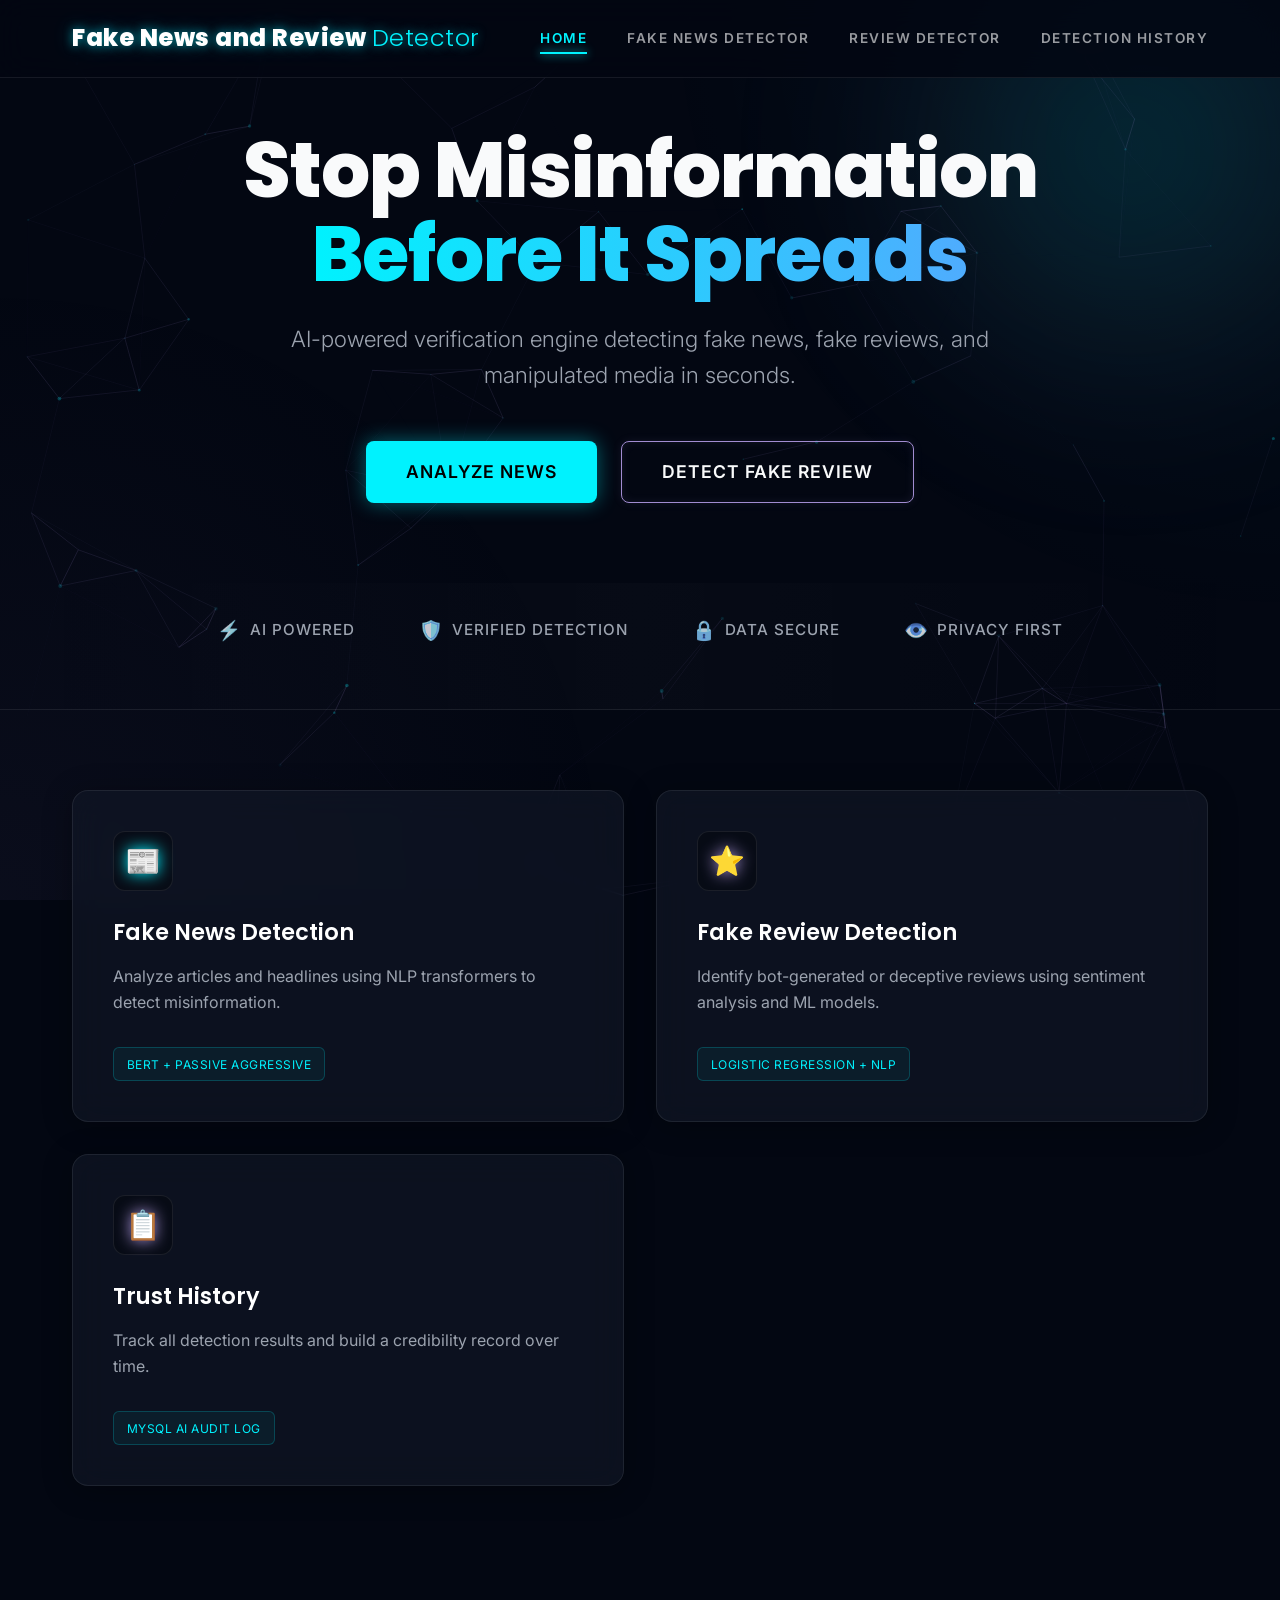
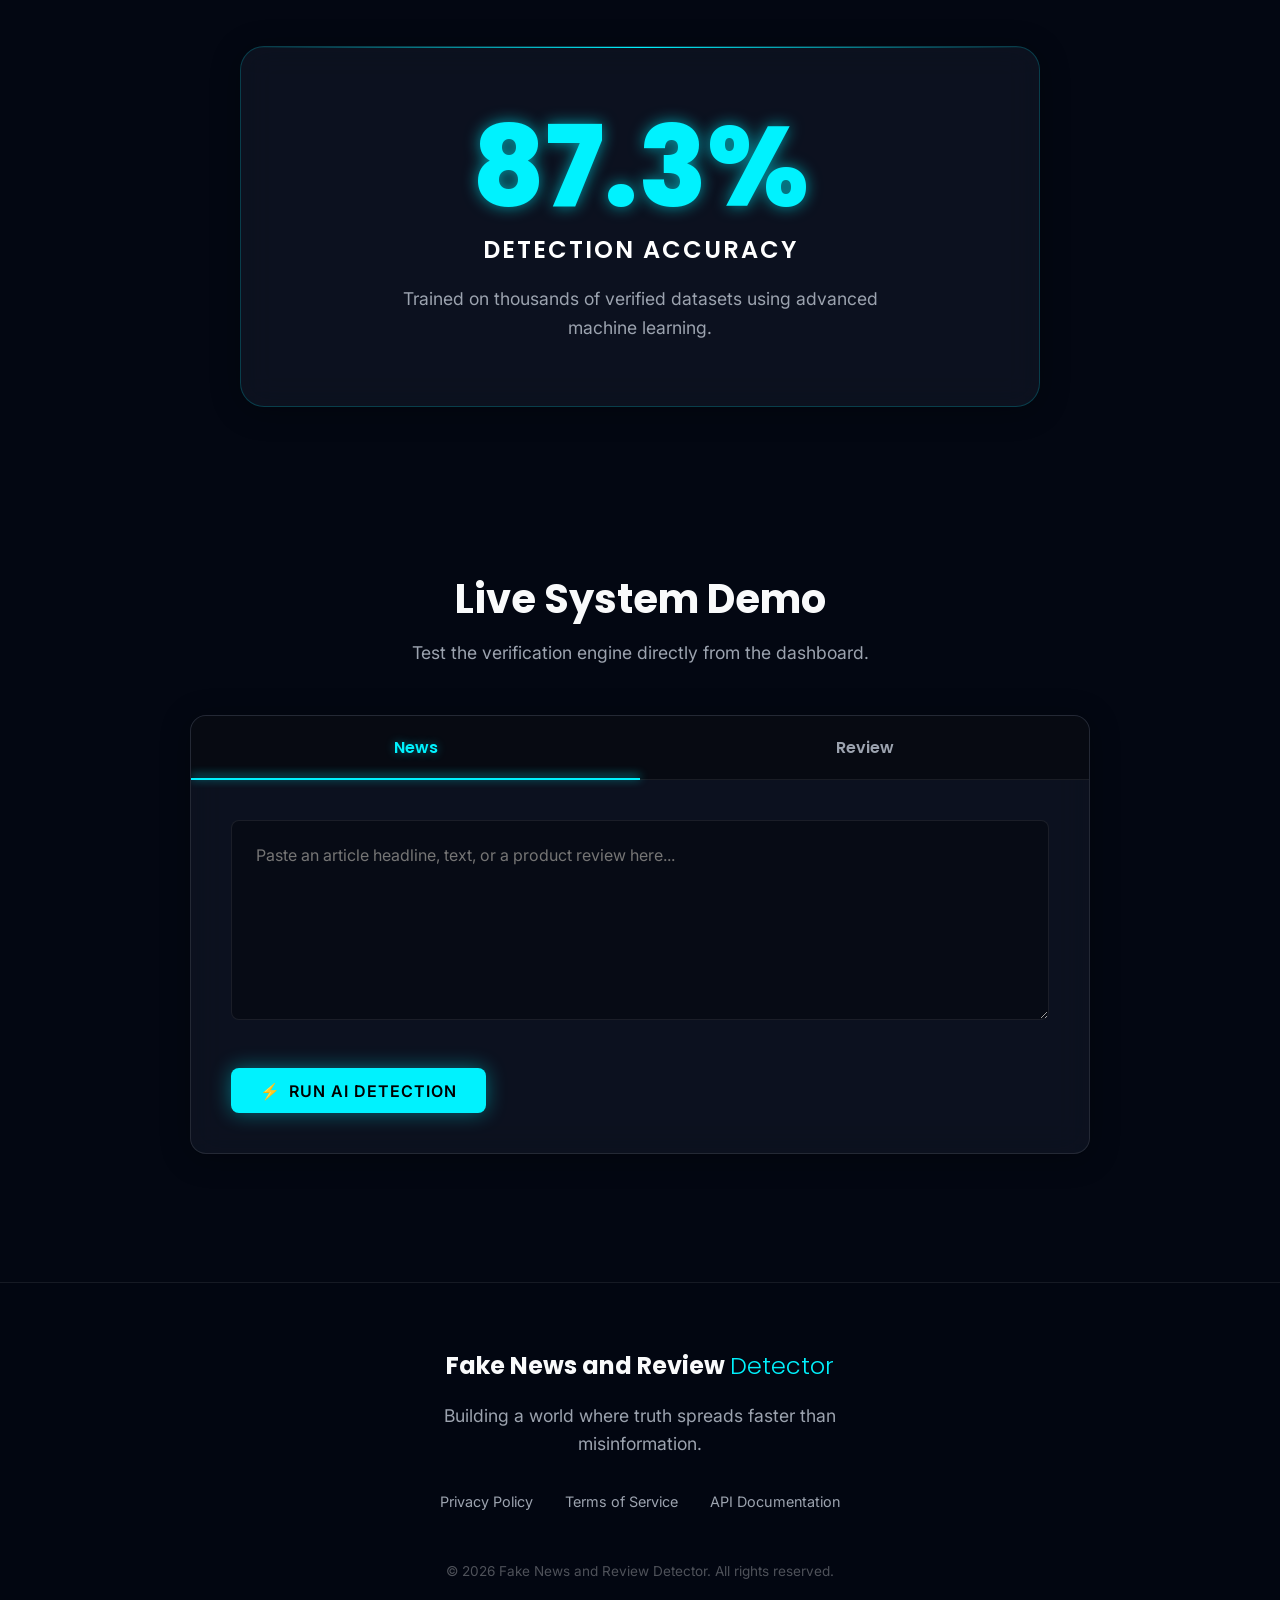
<file: templates/index.html>
<!DOCTYPE html>
<html lang="en">
<head>
  <meta charset="UTF-8">
  <meta name="viewport" content="width=device-width, initial-scale=1.0">
  <meta name="description" content="Fake News and Review Detector — AI-powered verification engine detecting fake news, fake reviews, and manipulated media in seconds.">
  <title>Fake News and Review Detector | Stop Misinformation</title>
  
  <!-- Modern Fonts -->
  <link rel="preconnect" href="https://fonts.googleapis.com">
  <link rel="preconnect" href="https://fonts.gstatic.com" crossorigin>
  <link href="https://fonts.googleapis.com/css2?family=Inter:wght@300;400;500;600;700&family=Poppins:wght@400;600;700;800&display=swap" rel="stylesheet">
  
  <link rel="stylesheet" href="/static/css/style.css">
</head>
<body class="home-page theme-dark">

  <!-- ── Dynamic Particles & Glowing Orb ── -->
  <div class="bg-orb"></div>
  <div id="particles-js" class="particles-bg"></div>

  <!-- ── Header ─────────────────────────────────────────── -->
  <header class="site-header glass-header">
    <div class="nav-container">
      <a href="/" class="logo neon-text">Fake News and Review <span>Detector</span></a>
      <nav class="main-nav">
        <a href="/" class="nav-link active">Home</a>
        <a href="/news" class="nav-link">Fake News Detector</a>
        <a href="/reviews" class="nav-link">Review Detector</a>
        <a href="/history" class="nav-link">Detection History</a>
      </nav>
    </div>
  </header>

  <!-- ── Hero Section ───────────────────────────────────── -->
  <section class="hero-section">
    <div class="hero-content">
      <h1 class="hero-title">Stop Misinformation<br><span class="gradient-text">Before It Spreads</span></h1>
      <p class="hero-subtext">AI-powered verification engine detecting fake news, fake reviews, and manipulated media in seconds.</p>
      
      <div class="hero-cta">
        <a href="/news" class="btn btn-neon btn-lg">Analyze News</a>
        <a href="/reviews" class="btn btn-outline btn-lg">Detect Fake Review</a>
      </div>
    </div>
  </section>

  <!-- ── Trust Indicators ───────────────────────────────── -->
  <section class="trust-bar">
    <div class="trust-container">
      <div class="trust-item"><span class="trust-icon">⚡</span> AI Powered</div>
      <div class="trust-item"><span class="trust-icon">🛡️</span> Verified Detection</div>
      <div class="trust-item"><span class="trust-icon">🔒</span> Data Secure</div>
      <div class="trust-item"><span class="trust-icon">👁️</span> Privacy First</div>
    </div>
  </section>

  <!-- ── Feature Cards ──────────────────────────────────── -->
  <section class="features-section">
    <div class="container">
      <div class="card-grid">

        <a href="/news" class="feature-card glass-panel" id="card-news">
          <div class="card-glow-bg"></div>
          <div class="card-icon-wrapper"><span class="card-icon cyan-glow">📰</span></div>
          <h3 class="card-title">Fake News Detection</h3>
          <p class="card-desc">Analyze articles and headlines using NLP transformers to detect misinformation.</p>
          <span class="tech-badge">BERT + Passive Aggressive</span>
        </a>

        <a href="/reviews" class="feature-card glass-panel" id="card-reviews">
          <div class="card-glow-bg"></div>
          <div class="card-icon-wrapper"><span class="card-icon purple-glow">⭐</span></div>
          <h3 class="card-title">Fake Review Detection</h3>
          <p class="card-desc">Identify bot-generated or deceptive reviews using sentiment analysis and ML models.</p>
          <span class="tech-badge">Logistic Regression + NLP</span>
        </a>

        <a href="/history" class="feature-card glass-panel" id="card-history">
          <div class="card-glow-bg"></div>
          <div class="card-icon-wrapper"><span class="card-icon purple-glow">📋</span></div>
          <h3 class="card-title">Trust History</h3>
          <p class="card-desc">Track all detection results and build a credibility record over time.</p>
          <span class="tech-badge">MySQL AI Audit Log</span>
        </a>

      </div>
    </div>
  </section>

  <!-- ── Accuracy Section ───────────────────────────────── -->
  <section class="accuracy-section">
    <div class="accuracy-container glass-panel">
      <div class="accuracy-content">
        <h2 class="counter-val neon-text-cyan" id="accuracy-counter">99.8%</h2>
        <h3 class="counter-label">Detection Accuracy</h3>
        <p class="counter-desc">Trained on thousands of verified datasets using advanced machine learning.</p>
      </div>
    </div>
  </section>

  <!-- ── Live Demo Section ──────────────────────────────── -->
  <section class="demo-section">
    <div class="container">
      <div class="demo-header">
        <h2>Live System Demo</h2>
        <p>Test the verification engine directly from the dashboard.</p>
      </div>
      
      <div class="demo-console glass-panel">
        <div class="demo-tabs">
          <button class="demo-tab active" data-target="demo-news">News</button>
          <button class="demo-tab" data-target="demo-review">Review</button>
        </div>
        
        <div class="demo-body">
          <!-- Text Input (News/Review) -->
          <div class="demo-input-group active" id="demo-text-mode">
            <textarea id="demo-text-input" placeholder="Paste an article headline, text, or a product review here..."></textarea>
          </div>

          <div class="demo-actions">
            <button class="btn btn-neon" id="demo-run-btn">
              <span class="btn-icon">⚡</span> Run AI Detection
            </button>
            <div class="demo-spinner" id="demo-spinner" style="display: none;"></div>
          </div>
          
          <!-- Result Output -->
          <div class="demo-result" id="demo-result-panel" style="display: none;">
            <div class="result-header">
              <h4 id="demo-result-title">Analysis Complete</h4>
              <span class="confidence-badge" id="demo-confidence">--%</span>
            </div>
            <div class="result-verdict" id="demo-verdict">--</div>
            <div class="result-details" id="demo-details"></div>
          </div>
        </div>
      </div>
    </div>
  </section>

  <!-- ── Footer ─────────────────────────────────────────── -->
  <footer class="site-footer">
    <div class="footer-content">
      <h3 class="footer-logo">Fake News and Review <span>Detector</span></h3>
      <p class="tagline">Building a world where truth spreads faster than misinformation.</p>
      <div class="footer-links">
        <a href="#">Privacy Policy</a>
        <a href="#">Terms of Service</a>
        <a href="#">API Documentation</a>
      </div>
      <p class="copyright">&copy; 2026 Fake News and Review Detector. All rights reserved.</p>
    </div>
  </footer>

  <!-- Scripts -->
  <script src="/static/js/particles.min.js"></script>
  <script src="/static/js/main.js"></script>
</body>
</html>
</file>
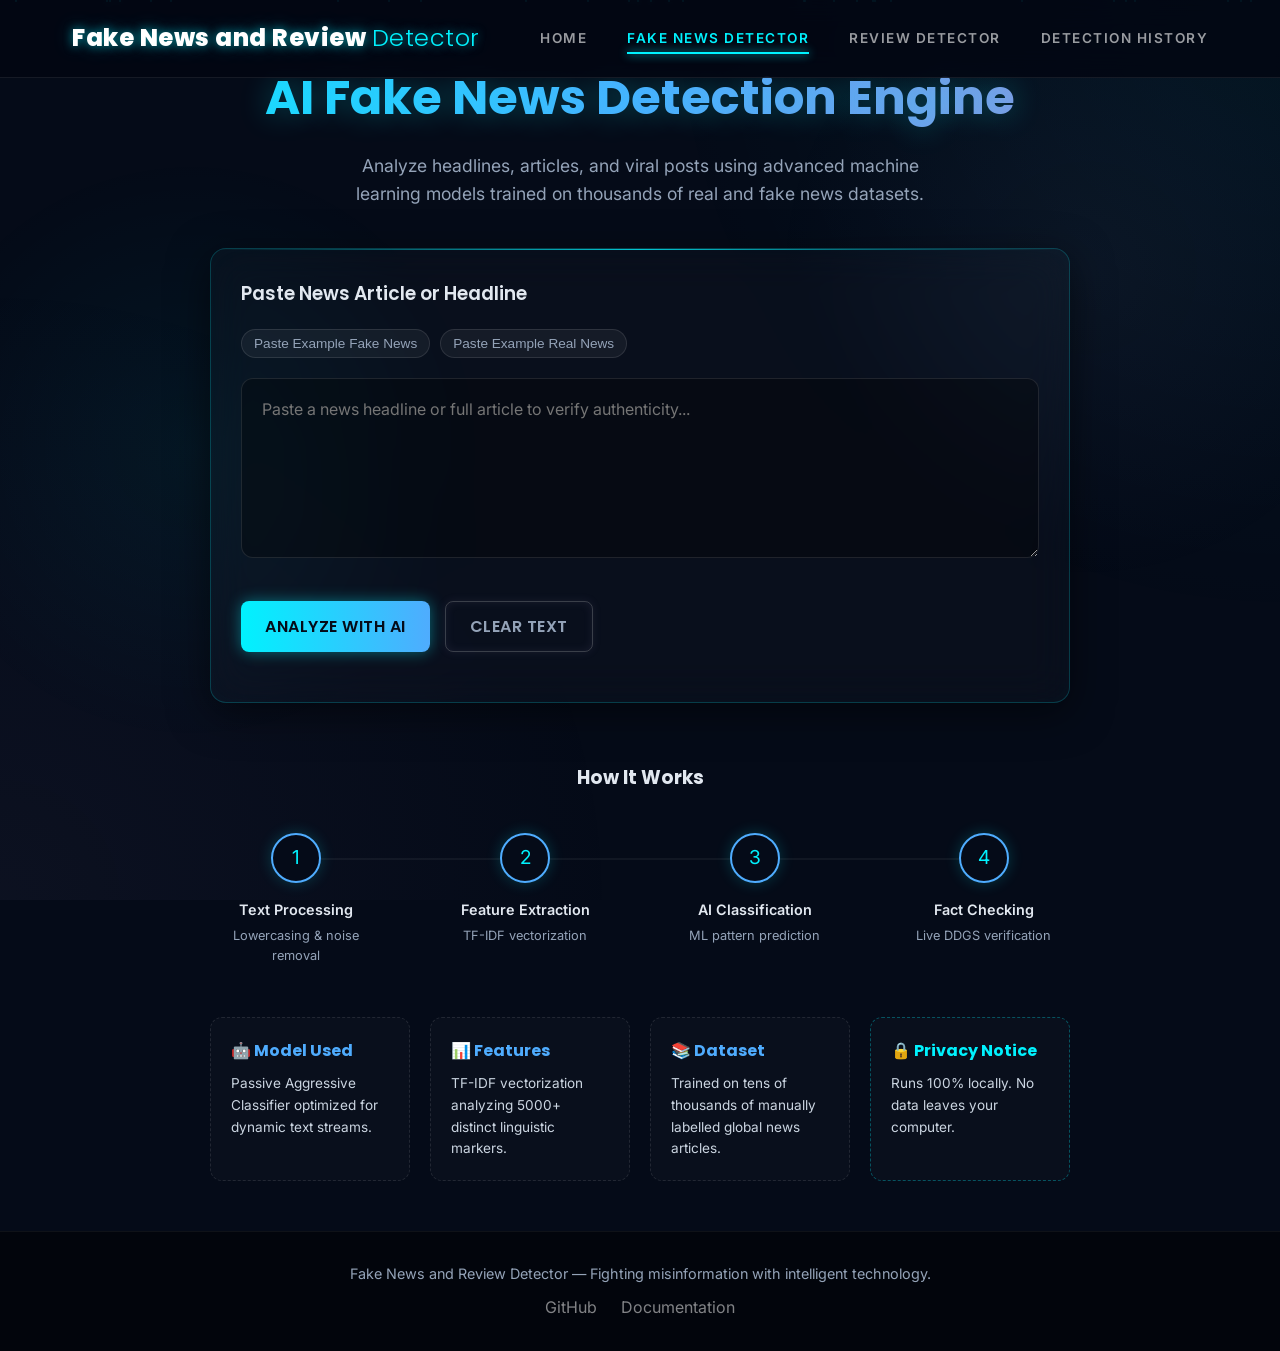
<file: templates/news.html>
<!DOCTYPE html>
<html lang="en">
<head>
  <meta charset="UTF-8">
  <meta name="viewport" content="width=device-width, initial-scale=1.0">
  <meta name="description" content="Fake News and Review Detector - AI-powered Misinformation Verification">
  <title>News Detector — Fake News and Review Detector</title>
  
  <link rel="preconnect" href="https://fonts.googleapis.com">
  <link rel="preconnect" href="https://fonts.gstatic.com" crossorigin>
  <link href="https://fonts.googleapis.com/css2?family=Inter:wght@300;400;500;600;700&family=Poppins:wght@400;500;600;700&display=swap" rel="stylesheet">
  
  <link rel="stylesheet" href="/static/css/style.css">
  <style>
    /* PAGE-SPECIFIC STYLES FOR NEWS DETECTOR REDESIGN */
    body {
      background-color: #050b18;
      font-family: 'Inter', sans-serif;
      color: #e2e8f0;
      margin: 0;
      overflow-x: hidden;
    }

    h1, h2, h3, h4 { font-family: 'Poppins', sans-serif; }

    /* Neon Particle Background */
    .cyber-bg {
      position: fixed;
      top: 0; left: 0; width: 100%; height: 100%;
      background: radial-gradient(circle at 15% 50%, rgba(0, 242, 254, 0.05), transparent 25%),
                  radial-gradient(circle at 85% 30%, rgba(161, 140, 209, 0.05), transparent 25%);
      z-index: -1;
      pointer-events: none;
    }

    .particle {
      position: absolute;
      width: 2px; height: 2px;
      background: #00f2fe;
      box-shadow: 0 0 10px #00f2fe;
      border-radius: 50%;
      animation: float-up infinite linear;
    }

    @keyframes float-up {
      0% { transform: translateY(100vh) scale(0); opacity: 0; }
      50% { opacity: 0.8; }
      100% { transform: translateY(-10vh) scale(1); opacity: 0; }
    }

    /* Hero Section */
    .cyber-hero {
      text-align: center;
      padding: 60px 20px 40px;
    }
    
    .cyber-title {
      font-size: 3rem;
      font-weight: 700;
      margin-bottom: 15px;
      background: linear-gradient(90deg, #00f2fe, #4facfe, #a18cd1);
      -webkit-background-clip: text;
      -webkit-text-fill-color: transparent;
      text-shadow: 0 0 30px rgba(0, 242, 254, 0.3);
    }

    .cyber-subtitle {
      max-width: 600px;
      margin: 0 auto;
      font-size: 1.1rem;
      color: #94a3b8;
      line-height: 1.6;
    }

    /* Glassmorphic Container */
    .cyber-container {
      max-width: 900px;
      margin: 0 auto 50px;
      padding: 0 20px;
    }

    .glass-card {
      background: rgba(255, 255, 255, 0.02);
      backdrop-filter: blur(20px);
      -webkit-backdrop-filter: blur(20px);
      border: 1px solid rgba(0, 242, 254, 0.2);
      border-radius: 16px;
      padding: 30px;
      box-shadow: 0 10px 40px rgba(0, 0, 0, 0.5), inset 0 0 20px rgba(0, 242, 254, 0.02);
      position: relative;
      overflow: hidden;
      transition: all 0.3s ease;
    }

    .glass-card::before {
      content: '';
      position: absolute;
      top: 0; left: 0; right: 0; height: 1px;
      background: linear-gradient(90deg, transparent, rgba(0, 242, 254, 0.8), transparent);
    }

    .glass-card:hover {
      box-shadow: 0 10px 50px rgba(0, 242, 254, 0.1), inset 0 0 30px rgba(0, 242, 254, 0.05);
      border-color: rgba(0, 242, 254, 0.4);
    }

    /* Inputs & Buttons */
    .cyber-textarea {
      width: 100%;
      height: 180px;
      background: rgba(0, 0, 0, 0.3);
      border: 1px solid rgba(255, 255, 255, 0.1);
      border-radius: 12px;
      padding: 20px;
      color: #e2e8f0;
      font-family: inherit;
      font-size: 1rem;
      resize: vertical;
      transition: all 0.3s ease;
      box-sizing: border-box;
      margin-bottom: 20px;
    }

    .cyber-textarea:focus {
      outline: none;
      border-color: #00f2fe;
      box-shadow: 0 0 15px rgba(0, 242, 254, 0.2);
    }

    .btn-row {
      display: flex;
      gap: 15px;
      margin-bottom: 20px;
    }

    .cyber-btn {
      padding: 12px 24px;
      border-radius: 8px;
      font-weight: 600;
      font-size: 1rem;
      cursor: pointer;
      transition: all 0.3s ease;
      font-family: 'Poppins', sans-serif;
      text-transform: uppercase;
      letter-spacing: 0.5px;
      border: none;
    }

    .btn-glow {
      background: linear-gradient(90deg, #00f2fe, #4facfe);
      color: #050b18;
      box-shadow: 0 0 15px rgba(0, 242, 254, 0.4);
    }

    .btn-glow:hover {
      box-shadow: 0 0 25px rgba(0, 242, 254, 0.7);
      transform: translateY(-2px);
    }

    .btn-outline {
      background: transparent;
      color: #94a3b8;
      border: 1px solid rgba(255, 255, 255, 0.2);
    }

    .btn-outline:hover {
      border-color: #e2e8f0;
      color: #fff;
    }

    .quick-actions {
      display: flex;
      gap: 10px;
      margin-bottom: 20px;
    }

    .badge-btn {
      background: rgba(255, 255, 255, 0.05);
      border: 1px solid rgba(255, 255, 255, 0.1);
      color: #94a3b8;
      padding: 6px 12px;
      border-radius: 20px;
      font-size: 0.85rem;
      cursor: pointer;
      transition: all 0.2s;
    }
    
    .badge-btn:hover {
      background: rgba(0, 242, 254, 0.1);
      border-color: rgba(0, 242, 254, 0.3);
      color: #00f2fe;
    }

    /* Result Panel */
    .cyber-result {
      display: none;
      margin-top: 30px;
      padding: 25px;
      border-radius: 12px;
      background: rgba(0, 0, 0, 0.4);
      border-left: 4px solid transparent;
      animation: slideDown 0.4s ease forwards;
    }

    .cyber-result.real { border-left-color: #00f2fe; }
    .cyber-result.fake { border-left-color: #ff3366; }

    .result-header {
      display: flex;
      justify-content: space-between;
      align-items: center;
      margin-bottom: 20px;
    }

    .verdict-large {
      font-size: 2.5rem;
      font-weight: 800;
      letter-spacing: 2px;
    }
    
    .real .verdict-large { color: #00f2fe; text-shadow: 0 0 15px rgba(0, 242, 254, 0.5); }
    .fake .verdict-large { color: #ff3366; text-shadow: 0 0 15px rgba(139, 0, 0, 0.5); }

    .confidence-wrapper {
      width: 100%;
      height: 8px;
      background: rgba(255, 255, 255, 0.1);
      border-radius: 4px;
      margin: 10px 0;
      overflow: hidden;
    }

    .confidence-fill {
      height: 100%;
      width: 0%;
      border-radius: 4px;
      transition: width 1s cubic-bezier(0.1, 0.7, 0.1, 1);
    }
    
    .real .confidence-fill { background: linear-gradient(90deg, #00f2fe, #4facfe); box-shadow: 0 0 10px #00f2fe; }
    .fake .confidence-fill { background: linear-gradient(90deg, #ff3366, #ff0000); box-shadow: 0 0 10px #ff3366; }

    /* Explainability & Info */
    .explain-section {
      margin-top: 20px;
      font-size: 0.9rem;
      color: #cbd5e1;
    }

    .info-grid {
      display: grid;
      grid-template-columns: repeat(auto-fit, minmax(200px, 1fr));
      gap: 20px;
      margin-top: 50px;
    }

    .info-box {
      background: rgba(255, 255, 255, 0.02);
      border: 1px dashed rgba(255, 255, 255, 0.1);
      padding: 20px;
      border-radius: 12px;
    }

    .info-box h4 {
      color: #4facfe;
      margin-top: 0;
      margin-bottom: 10px;
      display: flex;
      align-items: center;
      gap: 8px;
    }

    .steps-container {
      display: flex;
      justify-content: space-between;
      margin-top: 40px;
      position: relative;
    }

    .steps-container::before {
      content: '';
      position: absolute;
      top: 25px; left: 10%; right: 10%;
      height: 2px;
      background: rgba(255, 255, 255, 0.05);
      z-index: 0;
    }

    .step-item {
      text-align: center;
      width: 20%;
      position: relative;
      z-index: 1;
    }

    .step-icon {
      width: 50px; height: 50px;
      border-radius: 50%;
      background: #050b18;
      border: 2px solid #4facfe;
      display: flex;
      align-items: center;
      justify-content: center;
      margin: 0 auto 15px;
      color: #00f2fe;
      font-size: 1.2rem;
      box-shadow: 0 0 15px rgba(0, 242, 254, 0.2);
    }

    @keyframes slideDown {
      from { opacity: 0; transform: translateY(-10px); }
      to { opacity: 1; transform: translateY(0); }
    }
  </style>
</head>
<body>

  <div class="cyber-bg" id="particles"></div>

  <!-- Header -->
  <header class="site-header">
    <div class="nav-container">
      <a href="/" class="logo neon-text">Fake News and Review <span>Detector</span></a>
      <nav class="main-nav">
        <a href="/" class="nav-link">Home</a>
        <a href="/news" class="nav-link active">Fake News Detector</a>
        <a href="/reviews" class="nav-link">Review Detector</a>
        <a href="/history" class="nav-link">Detection History</a>
      </nav>
    </div>
  </header>

  <!-- Hero -->
  <section class="cyber-hero">
    <h1 class="cyber-title">AI Fake News Detection Engine</h1>
    <p class="cyber-subtitle">Analyze headlines, articles, and viral posts using advanced machine learning models trained on thousands of real and fake news datasets.</p>
  </section>

  <!-- Main Container -->
  <main class="cyber-container">
    
    <!-- Analysis Card -->
    <div class="glass-card">
      <h3 style="margin-top: 0; margin-bottom: 20px; font-weight: 600;">Paste News Article or Headline</h3>
      
      <div class="quick-actions">
        <button class="badge-btn" onclick="pasteExample('fake')">Paste Example Fake News</button>
        <button class="badge-btn" onclick="pasteExample('real')">Paste Example Real News</button>
      </div>

      <textarea id="newsInput" class="cyber-textarea" placeholder="Paste a news headline or full article to verify authenticity..."></textarea>
      
      <div id="newsError" class="error-msg" style="margin-bottom: 15px;"></div>

      <div class="btn-row">
        <button class="cyber-btn btn-glow" id="analyzeBtn" onclick="runCyberAnalysis()">Analyze with AI</button>
        <button class="cyber-btn btn-outline" onclick="clearCyberInput()">Clear Text</button>
      </div>

      <!-- Result Panel -->
      <div id="cyberResult" class="cyber-result">
        <div class="result-header">
          <div>
            <div style="font-size: 0.9rem; color: #94a3b8; text-transform: uppercase; letter-spacing: 1px;">Prediction Result</div>
            <div id="verdictText" class="verdict-large">REAL NEWS</div>
          </div>
          <div style="text-align: right;">
            <div style="font-size: 0.9rem; color: #94a3b8; text-transform: uppercase; letter-spacing: 1px;">Confidence Score</div>
            <div style="font-size: 1.8rem; font-weight: 700; font-family: 'Space Mono', monospace;" id="confValue">0%</div>
          </div>
        </div>
        
        <div class="confidence-wrapper">
          <div id="confBar" class="confidence-fill"></div>
        </div>

        <div class="explain-section">
          <strong>Explainability Analysis:</strong> 
          <span id="explainText">Identifying linguistic patterns, TF-IDF feature weights, and cross-referencing global sources...</span>
        </div>
        
        <div id="sourceLinks" style="margin-top: 15px; font-size: 0.9rem;"></div>
      </div>
    </div>

    <!-- How It Works Section -->
    <h3 style="text-align: center; margin-top: 60px;">How It Works</h3>
    <div class="steps-container">
      <div class="step-item">
        <div class="step-icon">1</div>
        <div style="font-weight: 600; font-size: 0.9rem; margin-bottom: 5px;">Text Processing</div>
        <div style="font-size: 0.8rem; color: #94a3b8;">Lowercasing & noise removal</div>
      </div>
      <div class="step-item">
        <div class="step-icon">2</div>
        <div style="font-weight: 600; font-size: 0.9rem; margin-bottom: 5px;">Feature Extraction</div>
        <div style="font-size: 0.8rem; color: #94a3b8;">TF-IDF vectorization</div>
      </div>
      <div class="step-item">
        <div class="step-icon">3</div>
        <div style="font-weight: 600; font-size: 0.9rem; margin-bottom: 5px;">AI Classification</div>
        <div style="font-size: 0.8rem; color: #94a3b8;">ML pattern prediction</div>
      </div>
      <div class="step-item">
        <div class="step-icon">4</div>
        <div style="font-weight: 600; font-size: 0.9rem; margin-bottom: 5px;">Fact Checking</div>
        <div style="font-size: 0.8rem; color: #94a3b8;">Live DDGS verification</div>
      </div>
    </div>

    <!-- Info Grid -->
    <div class="info-grid">
      <div class="info-box">
        <h4>🤖 Model Used</h4>
        <p style="font-size: 0.85rem; color: #cbd5e1; margin: 0;">Passive Aggressive Classifier optimized for dynamic text streams.</p>
      </div>
      <div class="info-box">
        <h4>📊 Features</h4>
        <p style="font-size: 0.85rem; color: #cbd5e1; margin: 0;">TF-IDF vectorization analyzing 5000+ distinct linguistic markers.</p>
      </div>
      <div class="info-box">
        <h4>📚 Dataset</h4>
        <p style="font-size: 0.85rem; color: #cbd5e1; margin: 0;">Trained on tens of thousands of manually labelled global news articles.</p>
      </div>
      <div class="info-box" style="border-color: rgba(0, 242, 254, 0.3);">
        <h4 style="color: #00f2fe;">🔒 Privacy Notice</h4>
        <p style="font-size: 0.85rem; color: #cbd5e1; margin: 0;">Runs 100% locally. No data leaves your computer.</p>
      </div>
    </div>

  </main>

  <footer class="site-footer" style="background: rgba(0,0,0,0.5); padding: 30px; text-align: center; border-top: 1px solid rgba(255,255,255,0.05); margin-top: 50px;">
    <div style="color: #94a3b8; font-size: 0.9rem;">Fake News and Review Detector — Fighting misinformation with intelligent technology.</div>
    <div style="margin-top: 10px; opacity: 0.5;">
      <a href="#" style="color: #fff; text-decoration: none; margin: 0 10px;">GitHub</a>
      <a href="#" style="color: #fff; text-decoration: none; margin: 0 10px;">Documentation</a>
    </div>
  </footer>

  <script>
    // Generate background particles
    const bg = document.getElementById('particles');
    for(let i=0; i<30; i++) {
      let p = document.createElement('div');
      p.className = 'particle';
      p.style.left = Math.random() * 100 + 'vw';
      p.style.animationDuration = (Math.random() * 10 + 10) + 's';
      p.style.animationDelay = (Math.random() * 10) + 's';
      bg.appendChild(p);
    }

    function pasteExample(type) {
      const input = document.getElementById('newsInput');
      if(type === 'fake') {
        input.value = "BREAKING: Scientists have successfully cloned a human being in a secret underground facility. The government has been hiding this technology for decades to create super-soldiers.";
      } else {
        input.value = "LPG Cylinder Shortage Hits Delhi High Court Lawyers' Canteen, Main Course Food Suspended. The supply disruption caused several menu items to be removed temporarily.";
      }
    }

    function clearCyberInput() {
      document.getElementById('newsInput').value = '';
      document.getElementById('cyberResult').style.display = 'none';
      document.getElementById('newsError').classList.remove('visible');
    }

    function runCyberAnalysis() {
      const text = document.getElementById('newsInput').value.trim();
      if (!text) {
        const err = document.getElementById('newsError');
        err.textContent = 'Please paste a news article or headline.';
        err.classList.add('visible');
        setTimeout(() => err.classList.remove('visible'), 5000);
        return;
      }

      const btn = document.getElementById('analyzeBtn');
      btn.innerHTML = 'Analyzing...';
      btn.disabled = true;
      document.getElementById('cyberResult').style.display = 'none';
      document.getElementById('confBar').style.width = '0%';

      fetch('/api/detect/news', {
        method: 'POST',
        headers: { 'Content-Type': 'application/json' },
        body: JSON.stringify({ text })
      })
      .then(res => res.json())
      .then(data => {
        btn.innerHTML = 'Analyze with AI';
        btn.disabled = false;
        
        const resBox = document.getElementById('cyberResult');
        resBox.style.display = 'block';
        resBox.className = 'cyber-result ' + (data.result === 'FAKE' ? 'fake' : 'real');
        
        document.getElementById('verdictText').textContent = data.result + " NEWS";
        
        // Count up animation
        let targetConf = parseFloat(data.confidence);
        let curr = 0;
        let v = document.getElementById('confValue');
        let interval = setInterval(() => {
          curr += targetConf / 20;
          if(curr >= targetConf) { curr = targetConf; clearInterval(interval); }
          v.textContent = curr.toFixed(1) + '%';
        }, 30);
        
        setTimeout(() => {
          document.getElementById('confBar').style.width = targetConf + '%';
        }, 100);

        if (data.sources && data.sources.length > 0) {
          let sourcesHtml = '<strong>Real Source Matches:</strong><ul style="list-style: none; padding-left: 0; margin-top: 5px;">';
          data.sources.forEach(src => {
            sourcesHtml += `<li style="margin-bottom: 5px;"><a href="${src}" target="_blank" style="color: #00f2fe; text-decoration: none; word-break: break-all;">&#128279; ${src}</a></li>`;
          });
          sourcesHtml += '</ul>';
          document.getElementById('sourceLinks').innerHTML = sourcesHtml;
        } else {
          document.getElementById('sourceLinks').innerHTML = '';
        }

      })
      .catch(err => {
        btn.innerHTML = 'Analyze with AI';
        btn.disabled = false;
        const errEL = document.getElementById('newsError');
        errEL.textContent = 'Error executing analysis. Please try again.';
        errEL.classList.add('visible');
      });
    }
  </script>
</body>
</html>
</file>
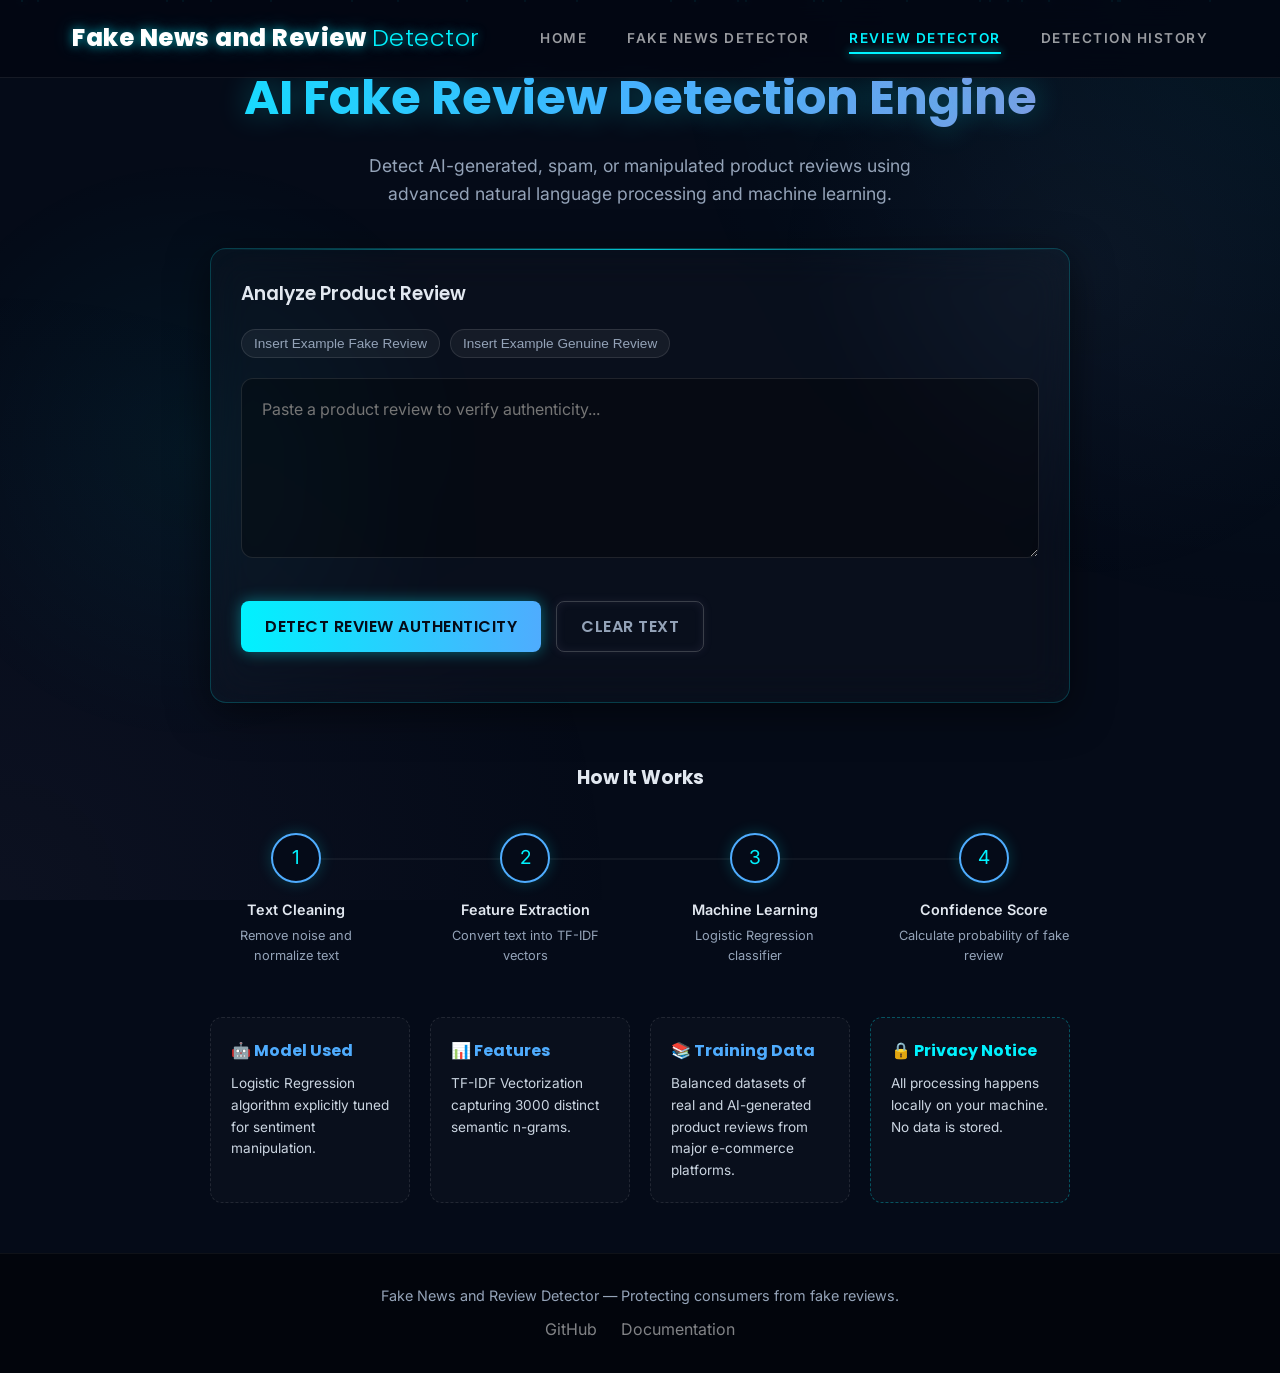
<file: templates/reviews.html>
<!DOCTYPE html>
<html lang="en">
<head>
  <meta charset="UTF-8">
  <meta name="viewport" content="width=device-width, initial-scale=1.0">
  <meta name="description" content="Fake News and Review Detector - AI Fake Review Detection Engine">
  <title>Review Detector — Fake News and Review Detector</title>
  
  <link rel="preconnect" href="https://fonts.googleapis.com">
  <link rel="preconnect" href="https://fonts.gstatic.com" crossorigin>
  <link href="https://fonts.googleapis.com/css2?family=Inter:wght@300;400;500;600;700&family=Poppins:wght@400;500;600;700&display=swap" rel="stylesheet">
  
  <link rel="stylesheet" href="/static/css/style.css">
  <style>
    /* PAGE-SPECIFIC STYLES FOR REVIEW DETECTOR REDESIGN */
    body {
      background-color: #050b18;
      font-family: 'Inter', sans-serif;
      color: #e2e8f0;
      margin: 0;
      overflow-x: hidden;
    }

    h1, h2, h3, h4 { font-family: 'Poppins', sans-serif; }

    /* Neon Particle Background */
    .cyber-bg {
      position: fixed;
      top: 0; left: 0; width: 100%; height: 100%;
      background: radial-gradient(circle at 15% 50%, rgba(0, 242, 254, 0.05), transparent 25%),
                  radial-gradient(circle at 85% 30%, rgba(161, 140, 209, 0.05), transparent 25%);
      z-index: -1;
      pointer-events: none;
    }

    .particle {
      position: absolute;
      width: 2px; height: 2px;
      background: #00f2fe;
      box-shadow: 0 0 10px #00f2fe;
      border-radius: 50%;
      animation: float-up infinite linear;
    }

    @keyframes float-up {
      0% { transform: translateY(100vh) scale(0); opacity: 0; }
      50% { opacity: 0.8; }
      100% { transform: translateY(-10vh) scale(1); opacity: 0; }
    }

    /* Hero Section */
    .cyber-hero {
      text-align: center;
      padding: 60px 20px 40px;
    }
    
    .cyber-title {
      font-size: 3rem;
      font-weight: 700;
      margin-bottom: 15px;
      background: linear-gradient(90deg, #00f2fe, #4facfe, #a18cd1);
      -webkit-background-clip: text;
      -webkit-text-fill-color: transparent;
      text-shadow: 0 0 30px rgba(0, 242, 254, 0.3);
    }

    .cyber-subtitle {
      max-width: 600px;
      margin: 0 auto;
      font-size: 1.1rem;
      color: #94a3b8;
      line-height: 1.6;
    }

    /* Glassmorphic Container */
    .cyber-container {
      max-width: 900px;
      margin: 0 auto 50px;
      padding: 0 20px;
    }

    .glass-card {
      background: rgba(255, 255, 255, 0.02);
      backdrop-filter: blur(20px);
      -webkit-backdrop-filter: blur(20px);
      border: 1px solid rgba(0, 242, 254, 0.2);
      border-radius: 16px;
      padding: 30px;
      box-shadow: 0 10px 40px rgba(0, 0, 0, 0.5), inset 0 0 20px rgba(0, 242, 254, 0.02);
      position: relative;
      overflow: hidden;
      transition: all 0.3s ease;
    }

    .glass-card::before {
      content: '';
      position: absolute;
      top: 0; left: 0; right: 0; height: 1px;
      background: linear-gradient(90deg, transparent, rgba(0, 242, 254, 0.8), transparent);
    }

    .glass-card:hover {
      box-shadow: 0 10px 50px rgba(0, 242, 254, 0.1), inset 0 0 30px rgba(0, 242, 254, 0.05);
      border-color: rgba(0, 242, 254, 0.4);
    }

    /* Inputs & Buttons */
    .cyber-textarea {
      width: 100%;
      height: 180px;
      background: rgba(0, 0, 0, 0.3);
      border: 1px solid rgba(255, 255, 255, 0.1);
      border-radius: 12px;
      padding: 20px;
      color: #e2e8f0;
      font-family: inherit;
      font-size: 1rem;
      resize: vertical;
      transition: all 0.3s ease;
      box-sizing: border-box;
      margin-bottom: 20px;
    }

    .cyber-textarea:focus {
      outline: none;
      border-color: #00f2fe;
      box-shadow: 0 0 15px rgba(0, 242, 254, 0.2);
    }

    .btn-row {
      display: flex;
      gap: 15px;
      margin-bottom: 20px;
    }

    .cyber-btn {
      padding: 12px 24px;
      border-radius: 8px;
      font-weight: 600;
      font-size: 1rem;
      cursor: pointer;
      transition: all 0.3s ease;
      font-family: 'Poppins', sans-serif;
      text-transform: uppercase;
      letter-spacing: 0.5px;
      border: none;
    }

    .btn-glow {
      background: linear-gradient(90deg, #00f2fe, #4facfe);
      color: #050b18;
      box-shadow: 0 0 15px rgba(0, 242, 254, 0.4);
    }

    .btn-glow:hover {
      box-shadow: 0 0 25px rgba(0, 242, 254, 0.7);
      transform: translateY(-2px);
    }

    .btn-outline {
      background: transparent;
      color: #94a3b8;
      border: 1px solid rgba(255, 255, 255, 0.2);
    }

    .btn-outline:hover {
      border-color: #e2e8f0;
      color: #fff;
    }

    .quick-actions {
      display: flex;
      gap: 10px;
      margin-bottom: 20px;
    }

    .badge-btn {
      background: rgba(255, 255, 255, 0.05);
      border: 1px solid rgba(255, 255, 255, 0.1);
      color: #94a3b8;
      padding: 6px 12px;
      border-radius: 20px;
      font-size: 0.85rem;
      cursor: pointer;
      transition: all 0.2s;
    }
    
    .badge-btn:hover {
      background: rgba(0, 242, 254, 0.1);
      border-color: rgba(0, 242, 254, 0.3);
      color: #00f2fe;
    }

    /* Result Panel */
    .cyber-result {
      display: none;
      margin-top: 30px;
      padding: 25px;
      border-radius: 12px;
      background: rgba(0, 0, 0, 0.4);
      border-left: 4px solid transparent;
      animation: slideDown 0.4s ease forwards;
    }

    .cyber-result.real { border-left-color: #00f2fe; }
    .cyber-result.fake { border-left-color: #ff3366; }

    .result-header {
      display: flex;
      justify-content: space-between;
      align-items: center;
      margin-bottom: 20px;
    }

    .verdict-large {
      font-size: 2.5rem;
      font-weight: 800;
      letter-spacing: 2px;
    }
    
    .real .verdict-large { color: #00f2fe; text-shadow: 0 0 15px rgba(0, 242, 254, 0.5); }
    .fake .verdict-large { color: #ff3366; text-shadow: 0 0 15px rgba(139, 0, 0, 0.5); }

    /* Probability Bars */
    .prob-container {
      margin-top: 25px;
    }
    
    .prob-row {
      margin-bottom: 15px;
    }
    
    .prob-labels {
      display: flex;
      justify-content: space-between;
      font-size: 0.85rem;
      color: #cbd5e1;
      margin-bottom: 5px;
      text-transform: uppercase;
      letter-spacing: 1px;
    }
    
    .prob-bar-wrapper {
      width: 100%;
      height: 8px;
      background: rgba(255, 255, 255, 0.1);
      border-radius: 4px;
      overflow: hidden;
    }
    
    .prob-fill-genuine {
      height: 100%;
      width: 0%;
      background: linear-gradient(90deg, #00f2fe, #4facfe);
      box-shadow: 0 0 10px #00f2fe;
      border-radius: 4px;
      transition: width 1s cubic-bezier(0.1, 0.7, 0.1, 1);
    }
    
    .prob-fill-fake {
      height: 100%;
      width: 0%;
      background: linear-gradient(90deg, #ff3366, #ff0000);
      box-shadow: 0 0 10px #ff3366;
      border-radius: 4px;
      transition: width 1s cubic-bezier(0.1, 0.7, 0.1, 1);
    }

    /* Explainability & Info */
    .explain-section {
      margin-top: 20px;
      font-size: 0.9rem;
      color: #cbd5e1;
      padding: 15px;
      background: rgba(255,255,255,0.02);
      border-radius: 8px;
      border: 1px solid rgba(255,255,255,0.05);
    }

    .info-grid {
      display: grid;
      grid-template-columns: repeat(auto-fit, minmax(200px, 1fr));
      gap: 20px;
      margin-top: 50px;
    }

    .info-box {
      background: rgba(255, 255, 255, 0.02);
      border: 1px dashed rgba(255, 255, 255, 0.1);
      padding: 20px;
      border-radius: 12px;
    }

    .info-box h4 {
      color: #4facfe;
      margin-top: 0;
      margin-bottom: 10px;
      display: flex;
      align-items: center;
      gap: 8px;
    }

    .steps-container {
      display: flex;
      justify-content: space-between;
      margin-top: 40px;
      position: relative;
    }

    .steps-container::before {
      content: '';
      position: absolute;
      top: 25px; left: 10%; right: 10%;
      height: 2px;
      background: rgba(255, 255, 255, 0.05);
      z-index: 0;
    }

    .step-item {
      text-align: center;
      width: 20%;
      position: relative;
      z-index: 1;
    }

    .step-icon {
      width: 50px; height: 50px;
      border-radius: 50%;
      background: #050b18;
      border: 2px solid #4facfe;
      display: flex;
      align-items: center;
      justify-content: center;
      margin: 0 auto 15px;
      color: #00f2fe;
      font-size: 1.2rem;
      box-shadow: 0 0 15px rgba(0, 242, 254, 0.2);
    }

    @keyframes slideDown {
      from { opacity: 0; transform: translateY(-10px); }
      to { opacity: 1; transform: translateY(0); }
    }
  </style>
</head>
<body>

  <div class="cyber-bg" id="particles"></div>

  <!-- Header -->
  <header class="site-header">
    <div class="nav-container">
      <a href="/" class="logo neon-text">Fake News and Review <span>Detector</span></a>
      <nav class="main-nav">
        <a href="/" class="nav-link">Home</a>
        <a href="/news" class="nav-link">Fake News Detector</a>
        <a href="/reviews" class="nav-link active">Review Detector</a>
        <a href="/history" class="nav-link">Detection History</a>
      </nav>
    </div>
  </header>

  <!-- Hero -->
  <section class="cyber-hero">
    <h1 class="cyber-title">AI Fake Review Detection Engine</h1>
    <p class="cyber-subtitle">Detect AI-generated, spam, or manipulated product reviews using advanced natural language processing and machine learning.</p>
  </section>

  <!-- Main Container -->
  <main class="cyber-container">
    
    <!-- Analysis Card -->
    <div class="glass-card">
      <h3 style="margin-top: 0; margin-bottom: 20px; font-weight: 600;">Analyze Product Review</h3>
      
      <div class="quick-actions">
        <button class="badge-btn" onclick="pasteExample('fake')">Insert Example Fake Review</button>
        <button class="badge-btn" onclick="pasteExample('real')">Insert Example Genuine Review</button>
      </div>

      <textarea id="reviewInput" class="cyber-textarea" placeholder="Paste a product review to verify authenticity..."></textarea>
      
      <div id="reviewError" class="error-msg" style="margin-bottom: 15px;"></div>

      <div class="btn-row">
        <button class="cyber-btn btn-glow" id="analyzeBtn" onclick="runCyberAnalysis()">Detect Review Authenticity</button>
        <button class="cyber-btn btn-outline" onclick="clearCyberInput()">Clear Text</button>
      </div>

      <!-- Result Panel -->
      <div id="cyberResult" class="cyber-result">
        <div class="result-header">
          <div>
            <div style="font-size: 0.9rem; color: #94a3b8; text-transform: uppercase; letter-spacing: 1px;">Analysis Result</div>
            <div id="verdictText" class="verdict-large">GENUINE REVIEW</div>
          </div>
        </div>
        
        <div class="prob-container">
          <div class="prob-row">
            <div class="prob-labels">
              <span>Genuine Probability</span>
              <span id="probRealText">0%</span>
            </div>
            <div class="prob-bar-wrapper">
              <div id="probRealFill" class="prob-fill-genuine"></div>
            </div>
          </div>
          
          <div class="prob-row">
            <div class="prob-labels">
              <span>Fake Probability</span>
              <span id="probFakeText">0%</span>
            </div>
            <div class="prob-bar-wrapper">
              <div id="probFakeFill" class="prob-fill-fake"></div>
            </div>
          </div>
        </div>

        <div class="explain-section" id="explainPanel">
          <strong>Detected Patterns:</strong><br>
          <span id="explainText" style="color: #94a3b8; margin-top: 5px; display: inline-block;">...</span>
        </div>
      </div>
    </div>

    <!-- How It Works Section -->
    <h3 style="text-align: center; margin-top: 60px;">How It Works</h3>
    <div class="steps-container">
      <div class="step-item">
        <div class="step-icon">1</div>
        <div style="font-weight: 600; font-size: 0.9rem; margin-bottom: 5px;">Text Cleaning</div>
        <div style="font-size: 0.8rem; color: #94a3b8;">Remove noise and normalize text</div>
      </div>
      <div class="step-item">
        <div class="step-icon">2</div>
        <div style="font-weight: 600; font-size: 0.9rem; margin-bottom: 5px;">Feature Extraction</div>
        <div style="font-size: 0.8rem; color: #94a3b8;">Convert text into TF-IDF vectors</div>
      </div>
      <div class="step-item">
        <div class="step-icon">3</div>
        <div style="font-weight: 600; font-size: 0.9rem; margin-bottom: 5px;">Machine Learning</div>
        <div style="font-size: 0.8rem; color: #94a3b8;">Logistic Regression classifier</div>
      </div>
      <div class="step-item">
        <div class="step-icon">4</div>
        <div style="font-weight: 600; font-size: 0.9rem; margin-bottom: 5px;">Confidence Score</div>
        <div style="font-size: 0.8rem; color: #94a3b8;">Calculate probability of fake review</div>
      </div>
    </div>

    <!-- Info Grid -->
    <div class="info-grid">
      <div class="info-box">
        <h4>🤖 Model Used</h4>
        <p style="font-size: 0.85rem; color: #cbd5e1; margin: 0;">Logistic Regression algorithm explicitly tuned for sentiment manipulation.</p>
      </div>
      <div class="info-box">
        <h4>📊 Features</h4>
        <p style="font-size: 0.85rem; color: #cbd5e1; margin: 0;">TF-IDF Vectorization capturing 3000 distinct semantic n-grams.</p>
      </div>
      <div class="info-box">
        <h4>📚 Training Data</h4>
        <p style="font-size: 0.85rem; color: #cbd5e1; margin: 0;">Balanced datasets of real and AI-generated product reviews from major e-commerce platforms.</p>
      </div>
      <div class="info-box" style="border-color: rgba(0, 242, 254, 0.3);">
        <h4 style="color: #00f2fe;">🔒 Privacy Notice</h4>
        <p style="font-size: 0.85rem; color: #cbd5e1; margin: 0;">All processing happens locally on your machine. No data is stored.</p>
      </div>
    </div>

  </main>

  <footer class="site-footer" style="background: rgba(0,0,0,0.5); padding: 30px; text-align: center; border-top: 1px solid rgba(255,255,255,0.05); margin-top: 50px;">
    <div style="color: #94a3b8; font-size: 0.9rem;">Fake News and Review Detector — Protecting consumers from fake reviews.</div>
    <div style="margin-top: 10px; opacity: 0.5;">
      <a href="#" style="color: #fff; text-decoration: none; margin: 0 10px;">GitHub</a>
      <a href="#" style="color: #fff; text-decoration: none; margin: 0 10px;">Documentation</a>
    </div>
  </footer>

  <script>
    // Generate background particles
    const bg = document.getElementById('particles');
    for(let i=0; i<30; i++) {
        let p = document.createElement('div');
        p.className = 'particle';
        p.style.left = Math.random() * 100 + 'vw';
        p.style.animationDuration = (Math.random() * 10 + 10) + 's';
        p.style.animationDelay = (Math.random() * 10) + 's';
        bg.appendChild(p);
    }

    function pasteExample(type) {
      const input = document.getElementById('reviewInput');
      if (type === 'fake') {
        input.value = "WOW! This is the absolute best product I have ever purchased in my entire life. Period. Everyone needs to buy this right now. It changed my life completely and works 100% perfectly with zero flaws. Definitely buying 10 more for my family!!! 5 STARS!!!";
      } else {
        input.value = "I bought this blender last week. It gets the job done for smoothies, but the motor is a bit loud compared to my old one. The build quality feels solid enough, though the plastic lid seems slightly flimsy. Overall, decent for the price, but not perfect.";
      }
    }

    function clearCyberInput() {
      document.getElementById('reviewInput').value = '';
      document.getElementById('cyberResult').style.display = 'none';
      document.getElementById('reviewError').classList.remove('visible');
    }

    function runCyberAnalysis() {
      const text = document.getElementById('reviewInput').value.trim();
      if (!text) {
        const err = document.getElementById('reviewError');
        err.textContent = 'Please paste a product review.';
        err.classList.add('visible');
        setTimeout(() => err.classList.remove('visible'), 5000);
        return;
      }

      const btn = document.getElementById('analyzeBtn');
      btn.innerHTML = 'Analyzing...';
      btn.disabled = true;
      document.getElementById('cyberResult').style.display = 'none';
      document.getElementById('probRealFill').style.width = '0%';
      document.getElementById('probFakeFill').style.width = '0%';

      fetch('/api/detect/review', {
        method: 'POST',
        headers: { 'Content-Type': 'application/json' },
        body: JSON.stringify({ text })
      })
      .then(res => res.json())
      .then(data => {
        btn.innerHTML = 'Detect Review Authenticity';
        btn.disabled = false;
        
        const resBox = document.getElementById('cyberResult');
        resBox.style.display = 'block';
        resBox.className = 'cyber-result ' + (data.result === 'FAKE' ? 'fake' : 'real');
        
        document.getElementById('verdictText').textContent = data.result + " REVIEW";
        
        // Calculate Probabilities properly
        let conf = parseFloat(data.confidence);
        let probFake = data.result === "FAKE" ? conf : (100 - conf);
        let probReal = data.result === "REAL" ? conf : (100 - conf);

        // Render explanation
        let explainHtml = "";
        if (data.result === 'FAKE') {
           explainHtml = "Repetitive wording <br>Overly promotional language <br>Bot-like sentiment structure";
        } else {
           explainHtml = "Balanced sentiment <br>Specific product details mentioned <br>Natural phrasing patterns";
        }
        document.getElementById('explainText').innerHTML = explainHtml;

        // Animations
        let currReal = 0;
        let currFake = 0;
        let vReal = document.getElementById('probRealText');
        let vFake = document.getElementById('probFakeText');
        
        let interval = setInterval(() => {
          currReal += probReal / 20;
          currFake += probFake / 20;
          
          if(currReal >= probReal) currReal = probReal;
          if(currFake >= probFake) currFake = probFake;
          
          vReal.textContent = currReal.toFixed(1) + '%';
          vFake.textContent = currFake.toFixed(1) + '%';
          
          if(currReal === probReal && currFake === probFake) clearInterval(interval);
        }, 30);
        
        setTimeout(() => {
          document.getElementById('probRealFill').style.width = probReal + '%';
          document.getElementById('probFakeFill').style.width = probFake + '%';
        }, 100);

      })
      .catch(err => {
        btn.innerHTML = 'Detect Review Authenticity';
        btn.disabled = false;
        const errEL = document.getElementById('reviewError');
        errEL.textContent = 'Error executing analysis. Please try again.';
        errEL.classList.add('visible');
      });
    }
  </script>
</body>
</html>
</file>
<file: static/css/style.css>
/* ═══════════════════════════════════════════════════════════
   Fake News and Review Detector — Cyberpunk / Futuristic Theme
   Dark deep background, cyan/purple glowing accents, 
   glassmorphic panels.
   ═══════════════════════════════════════════════════════════ */

/* ── CSS Custom Properties ────────────────────────────────── */
:root {
  --bg-deep:   #030712;
  --panel:     rgba(17, 24, 39, 0.65);
  --accent-c:  #00f2fe; /* Neon Cyan */
  --accent-p:  #a18cd1; /* Neon Purple */
  --warn:      #f72585;
  --text-main: #f9fafb;
  --text-muted:#9ca3af;
  --border:    rgba(255, 255, 255, 0.08);
  --glass:     blur(16px);
  --radius:    16px;
  --transition: 0.3s cubic-bezier(0.4, 0, 0.2, 1);
}

/* ── Reset & Base ─────────────────────────────────────────── */
*, *::before, *::after { box-sizing: border-box; margin: 0; padding: 0; }

html { font-size: 16px; scroll-behavior: smooth; }

body {
  font-family: 'Inter', sans-serif;
  background-color: var(--bg-deep);
  color: var(--text-main);
  min-height: 100vh;
  line-height: 1.6;
  overflow-x: hidden;
  position: relative;
}

body::before {
  content: '';
  position: fixed;
  top: 0; left: 0; right: 0; bottom: 0;
  background: radial-gradient(circle at top right, rgba(0, 242, 254, 0.05), transparent 40%),
              radial-gradient(circle at bottom left, rgba(161, 140, 209, 0.05), transparent 40%);
  z-index: -2;
}

a { color: var(--text-main); text-decoration: none; transition: var(--transition); }
a:hover { color: var(--accent-c); }

h1, h2, h3, h4, .logo { font-family: 'Poppins', sans-serif; }

/* ── Orb & Particles ──────────────────────────────────────── */
.bg-orb {
  position: fixed;
  width: 600px;
  height: 600px;
  border-radius: 50%;
  background: radial-gradient(circle, rgba(0,242,254,0.15) 0%, rgba(161,140,209,0.05) 50%, rgba(3,7,18,0) 70%);
  top: -150px;
  right: -150px;
  z-index: -1;
  filter: blur(80px);
  animation: pulse-glow 8s infinite alternate;
}

@keyframes pulse-glow {
  0% { transform: scale(1) translate(0, 0); opacity: 0.7; }
  100% { transform: scale(1.1) translate(-20px, 20px); opacity: 1; }
}

.particles-bg {
  position: fixed;
  top: 0; left: 0; width: 100%; height: 100%;
  z-index: -1;
  pointer-events: none;
}

/* ── Utilities ────────────────────────────────────────────── */
.neon-text {
  text-shadow: 0 0 10px rgba(0, 242, 254, 0.5), 0 0 20px rgba(0, 242, 254, 0.3);
}
.neon-text-cyan {
  color: var(--accent-c);
  text-shadow: 0 0 15px rgba(0, 242, 254, 0.6);
}
.gradient-text {
  background: linear-gradient(90deg, #00f2fe 0%, #4facfe 100%);
  -webkit-background-clip: text;
  -webkit-text-fill-color: transparent;
  background-clip: text;
}
.glass-panel {
  background: var(--panel);
  backdrop-filter: var(--glass);
  -webkit-backdrop-filter: var(--glass);
  border: 1px solid var(--border);
  box-shadow: 0 4px 30px rgba(0, 0, 0, 0.3);
}

.container { max-width: 1200px; margin: 0 auto; padding: 0 2rem; }

/* ── Header ───────────────────────────────────────────────── */
.site-header {
  position: fixed;
  top: 0;
  left: 0;
  width: 100%;
  z-index: 1000;
  background: rgba(3, 7, 18, 0.85);
  backdrop-filter: blur(15px);
  -webkit-backdrop-filter: blur(15px);
  border-bottom: 1px solid var(--border);
  transition: all 0.3s ease;
}

.nav-container {
  max-width: 1200px;
  margin: 0 auto;
  display: flex;
  align-items: center;
  justify-content: space-between;
  padding: 1.2rem 2rem;
}

.logo { 
  font-size: 1.5rem; 
  font-weight: 800; 
  letter-spacing: 0.5px; 
  text-decoration: none;
  color: #fff;
}
.logo span { color: var(--accent-c); font-weight: 300; }

.main-nav { display: flex; gap: 2.5rem; }

.nav-link { 
  font-size: 0.85rem; 
  font-weight: 600; 
  color: rgba(255, 255, 255, 0.6); 
  text-transform: uppercase; 
  letter-spacing: 1.5px;
  position: relative;
  transition: var(--transition);
  padding: 5px 0;
}

.nav-link:hover, .nav-link.active {
  color: var(--accent-c);
}

/* Glowing underline animation */
.nav-link::after {
  content: '';
  position: absolute;
  bottom: 0;
  left: 0;
  width: 0;
  height: 2px;
  background: var(--accent-c);
  transition: width 0.3s ease;
  box-shadow: 0 0 10px var(--accent-c);
}

.nav-link:hover::after, .nav-link.active::after {
  width: 100%;
}

/* ── Hero Section ─────────────────────────────────────────── */
.hero-section {
  padding: 8rem 2rem 5rem;
  text-align: center;
  position: relative;
}
.hero-title {
  font-size: clamp(3rem, 6vw, 5rem);
  line-height: 1.1;
  margin-bottom: 1.5rem;
  font-weight: 800;
  letter-spacing: -1px;
}
.hero-subtext {
  font-size: clamp(1.1rem, 2vw, 1.4rem);
  color: var(--text-muted);
  max-width: 800px;
  margin: 0 auto 3rem;
  font-weight: 300;
}

.hero-cta { display: flex; gap: 1.5rem; justify-content: center; flex-wrap: wrap; }

.btn {
  display: inline-flex; align-items: center; justify-content: center;
  padding: 0.8rem 1.8rem; font-family: 'Inter', sans-serif;
  font-weight: 600; font-size: 1rem; border-radius: 8px;
  cursor: pointer; transition: var(--transition);
  text-transform: uppercase; letter-spacing: 1px; border: none;
}
.btn-lg { padding: 1rem 2.5rem; font-size: 1.1rem; }

.btn-neon {
  background: var(--accent-c); color: #000;
  box-shadow: 0 0 20px rgba(0, 242, 254, 0.4);
}
.btn-neon:hover {
  background: #fff; box-shadow: 0 0 30px rgba(0, 242, 254, 0.7);
  transform: translateY(-2px); color: #000;
}

.btn-outline {
  background: transparent; color: var(--text-main);
  border: 1px solid var(--accent-p);
  box-shadow: inset 0 0 10px rgba(161, 140, 209, 0.1), 0 0 10px rgba(161, 140, 209, 0.1);
}
.btn-outline:hover {
  background: rgba(161, 140, 209, 0.15);
  box-shadow: inset 0 0 15px rgba(161, 140, 209, 0.3), 0 0 15px rgba(161, 140, 209, 0.3);
  transform: translateY(-2px);
}

.btn-glass {
  background: rgba(255,255,255,0.05); color: var(--text-main);
  border: 1px solid var(--border); backdrop-filter: blur(10px);
}
.btn-glass:hover {
  background: rgba(255,255,255,0.1); border-color: rgba(255,255,255,0.2);
  transform: translateY(-2px);
}

/* ── Trust Indicators ───────────────────────────────────── */
.trust-bar {
  padding: 2rem 0 4rem;
  border-bottom: 1px solid var(--border);
  margin-bottom: 5rem;
  background: linear-gradient(90deg, transparent, rgba(255,255,255,0.02), transparent);
}
.trust-container {
  display: flex; justify-content: center; gap: clamp(1.5rem, 5vw, 4rem);
  flex-wrap: wrap; max-width: 1000px; margin: 0 auto;
}
.trust-item {
  display: flex; align-items: center; gap: 0.5rem;
  color: var(--text-muted); font-size: 0.95rem; font-weight: 500;
  text-transform: uppercase; letter-spacing: 1px;
}
.trust-icon { font-size: 1.2rem; filter: sepia(1) hue-rotate(180deg) saturate(3) opacity(0.8); }

/* ── Feature Cards ──────────────────────────────────────── */
.features-section { padding-bottom: 6rem; position: relative; }
.card-grid {
  display: grid; gap: 2rem;
  grid-template-columns: repeat(1, 1fr);
  position: relative; z-index: 10;
}
@media(min-width: 768px) { .card-grid { grid-template-columns: repeat(2, 1fr); } }

.feature-card {
  position: relative; padding: 2.5rem; border-radius: var(--radius);
  display: flex; flex-direction: column; overflow: hidden;
  transition: transform var(--transition), border-color var(--transition);
  text-align: left;
}
.card-glow-bg {
  position: absolute; top: -50%; left: -50%; width: 200%; height: 200%;
  background: radial-gradient(circle at center, rgba(0,242,254,0.1) 0%, transparent 50%);
  opacity: 0; transition: opacity 0.5s ease; pointer-events: none;
}
.feature-card:hover { border-color: rgba(0,242,254,0.4); transform: translateY(-5px); }
.feature-card:hover .card-glow-bg { opacity: 1; }

.card-icon-wrapper {
  width: 60px; height: 60px; border-radius: 12px;
  background: rgba(0,0,0,0.3); border: 1px solid var(--border);
  display: flex; align-items: center; justify-content: center; margin-bottom: 1.5rem;
}
.card-icon { font-size: 1.8rem; }
.cyan-glow { text-shadow: 0 0 15px var(--accent-c); }
.purple-glow { text-shadow: 0 0 15px var(--accent-p); }

.card-title { font-size: 1.4rem; font-weight: 600; margin-bottom: 0.8rem; color: #fff; }
.card-desc { color: var(--text-muted); font-size: 1rem; margin-bottom: 2rem; flex-grow: 1; }

.tech-badge {
  display: inline-block; padding: 0.4rem 0.8rem;
  background: rgba(0,242,254,0.05); border: 1px solid rgba(0,242,254,0.2);
  border-radius: 6px; font-size: 0.75rem; color: var(--accent-c);
  font-family: 'Inter', monospace; text-transform: uppercase; letter-spacing: 0.5px;
  width: fit-content;
}

/* ── Accuracy Section ───────────────────────────────────── */
.accuracy-section {
  padding: 4rem 2rem; margin-bottom: 6rem; text-align: center;
}
.accuracy-container {
  max-width: 800px; margin: 0 auto; padding: 4rem 2rem;
  border-radius: 24px; position: relative; overflow: hidden;
  border-color: rgba(0,242,254,0.2);
}
.accuracy-container::before {
  content:''; position: absolute; top: 0; left: 0; right: 0; height: 1px;
  background: linear-gradient(90deg, transparent, var(--accent-c), transparent);
}
.counter-val { font-size: clamp(4rem, 10vw, 7rem); font-weight: 800; line-height: 1; margin-bottom: 0.5rem; }
.counter-label { font-size: 1.5rem; font-weight: 600; color: #fff; margin-bottom: 1rem; text-transform: uppercase; letter-spacing: 2px;}
.counter-desc { font-size: 1.1rem; color: var(--text-muted); max-width: 500px; margin: 0 auto; }

/* ── Live Demo Section ──────────────────────────────────── */
.demo-section { padding-bottom: 8rem; }
.demo-header { text-align: center; margin-bottom: 3rem; }
.demo-header h2 { font-size: 2.5rem; margin-bottom: 0.5rem; }
.demo-header p { color: var(--text-muted); font-size: 1.1rem; }

.demo-console {
  max-width: 900px; margin: 0 auto; border-radius: var(--radius); overflow: hidden;
  border: 1px solid rgba(255,255,255,0.1);
}
.demo-tabs {
  display: flex; background: rgba(0,0,0,0.4); border-bottom: 1px solid var(--border);
}
.demo-tab {
  flex: 1; padding: 1.2rem; background: transparent; border: none;
  color: var(--text-muted); font-family: 'Poppins', sans-serif; font-weight: 600;
  font-size: 1rem; cursor: pointer; transition: var(--transition);
  position: relative;
}
.demo-tab:hover { color: #fff; background: rgba(255,255,255,0.02); }
.demo-tab.active { color: var(--accent-c); text-shadow: 0 0 10px rgba(0,242,254,0.4); }
.demo-tab.active::after {
  content:''; position: absolute; bottom: -1px; left: 0; width: 100%; height: 2px;
  background: var(--accent-c); box-shadow: 0 -2px 10px var(--accent-c);
}

.demo-body { padding: 2.5rem; }

#demo-text-input {
  width: 100%; min-height: 200px; background: rgba(0,0,0,0.3);
  border: 1px solid var(--border); border-radius: 8px; padding: 1.5rem;
  color: #fff; font-family: 'Inter', sans-serif; font-size: 1rem;
  resize: vertical; transition: var(--transition); margin-bottom: 1.5rem;
}
#demo-text-input:focus {
  outline: none; border-color: var(--accent-c); box-shadow: 0 0 0 2px rgba(0,242,254,0.2);
}

.demo-drop-zone {
  border: 2px dashed rgba(255,255,255,0.2); border-radius: 8px;
  padding: 4rem 2rem; text-align: center; cursor: pointer;
  background: rgba(0,0,0,0.2); transition: var(--transition); margin-bottom: 1.5rem;
}
.demo-drop-zone:hover { border-color: var(--accent-p); background: rgba(161,140,209,0.05); }
.upload-icon { font-size: 3rem; display: block; margin-bottom: 1rem; opacity: 0.7;}
.demo-drop-zone p { color: var(--text-muted); font-size: 1.1rem; }

.image-preview { max-width: 100%; max-height: 300px; border-radius: 8px; margin: 0 auto; display: block; border: 1px solid var(--border); }

.demo-actions { display: flex; align-items: center; gap: 1.5rem; margin-top: 1rem; }
.btn-icon { margin-right: 0.5rem; }

.demo-spinner {
  width: 24px; height: 24px; border: 3px solid rgba(255,255,255,0.1);
  border-top-color: var(--accent-c); border-radius: 50%;
  animation: spin 1s linear infinite;
}
@keyframes spin { to { transform: rotate(360deg); } }

.demo-result {
  margin-top: 2.5rem; padding: 2rem; border-radius: 12px;
  background: rgba(0,0,0,0.4); border: 1px solid var(--border);
  animation: slide-up 0.4s ease forwards;
}
@keyframes slide-up {
  from { opacity: 0; transform: translateY(10px); }
  to { opacity: 1; transform: translateY(0); }
}

.result-header { display: flex; justify-content: space-between; align-items: center; border-bottom: 1px solid var(--border); padding-bottom: 1rem; margin-bottom: 1.5rem; }
.result-header h4 { font-size: 1.2rem; color: var(--text-muted); font-weight: 500;}
.confidence-badge { font-family: 'Space Mono', monospace; font-size: 1.2rem; font-weight: 700; color: #fff;}

.result-verdict { font-size: 3.5rem; font-weight: 800; font-family: 'Poppins', sans-serif; text-transform: uppercase; letter-spacing: 2px; line-height: 1; margin-bottom: 1.5rem; }
.verdict-fake { color: var(--warn); text-shadow: 0 0 20px rgba(247,37,133,0.4); }
.verdict-real { color: var(--accent-c); text-shadow: 0 0 20px rgba(0,242,254,0.4); }

.result-details { font-family: 'Inter', monospace; font-size: 0.9rem; color: var(--text-muted); display: grid; grid-template-columns: repeat(auto-fit, minmax(200px, 1fr)); gap: 1rem; }
.detail-item { background: rgba(255,255,255,0.03); padding: 0.8rem 1.2rem; border-radius: 6px; }
.detail-label { display: block; font-size: 0.75rem; text-transform: uppercase; letter-spacing: 1px; color: rgba(255,255,255,0.4); margin-bottom: 0.3rem;}
.detail-value { color: #fff; font-weight: 500; }

/* ── Footer ─────────────────────────────────────────────── */
.site-footer {
  border-top: 1px solid var(--border);
  background: rgba(3,7,18,0.9);
  padding: 4rem 2rem 2rem;
  text-align: center;
}
.footer-logo { font-size: 1.5rem; margin-bottom: 1rem; }
.footer-logo span { color: var(--accent-c); font-weight: 300; }
.tagline { color: var(--text-muted); font-size: 1.1rem; margin-bottom: 2rem; max-width: 500px; margin-left: auto; margin-right: auto;}
.footer-links { display: flex; justify-content: center; gap: 2rem; margin-bottom: 3rem; }
.footer-links a { font-size: 0.9rem; color: var(--text-muted); }
.footer-links a:hover { color: var(--text-main); }
.copyright { color: rgba(255,255,255,0.3); font-size: 0.85rem; }

/* ── Utils ──────────────────────────────────────────────── */
.hidden { display: none !important; }

@media(max-width: 768px) {
  .hero-cta { flex-direction: column; }
  .btn { width: 100%; }
  .trust-container { gap: 1.5rem; }
  .main-nav { display: none; /* simple mobile fallback */ }
}
</file>
